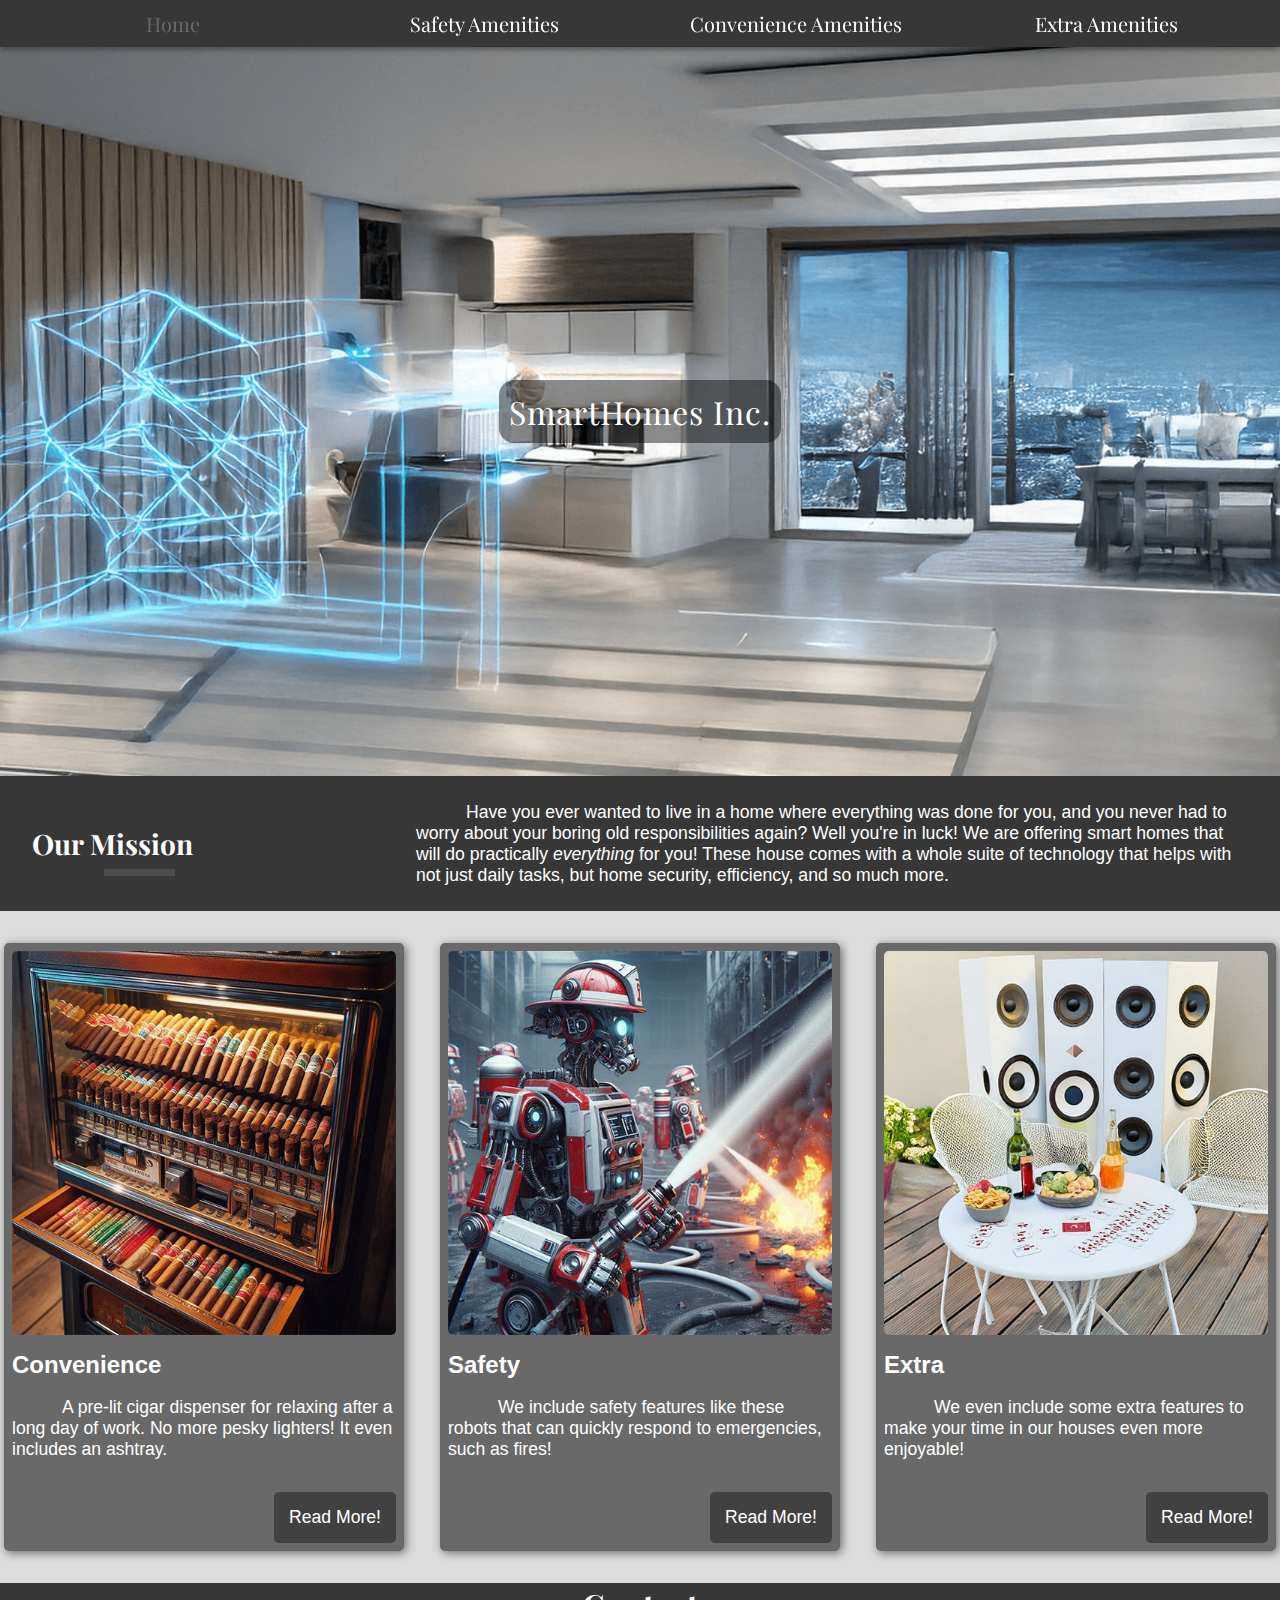
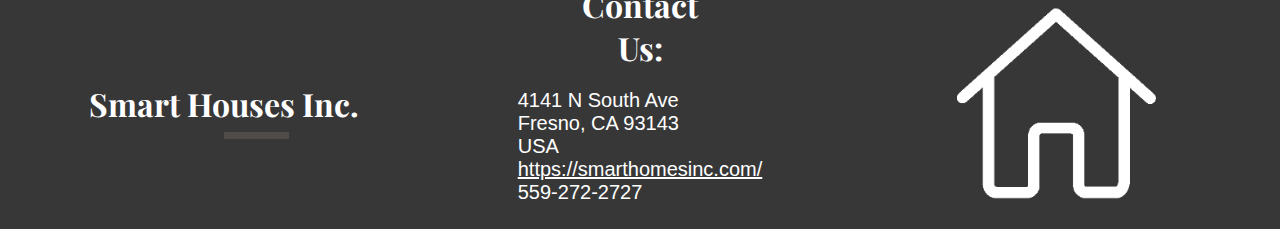
<file: index.html>
<!DOCTYPE html>
<html lang="en">
<head>
    <meta charset="UTF-8">
    <meta name="viewport" content="width=device-width, initial-scale=1.0">
    <title>Smart Homes Inc.</title>
    <link rel="icon" href="/images/house.svg">
    <link rel="preconnect" href="https://fonts.googleapis.com">
    <link rel="preconnect" href="https://fonts.gstatic.com" crossorigin>
    <link href="https://fonts.googleapis.com/css2?family=Playfair+Display:ital,wght@0,400..900;1,400..900&display=swap" rel="stylesheet">    
    <link rel="stylesheet" href="style.css">
</head>
<body id="home">
    <header>
        <nav class="nav-bar">
            <ul class="flex-parent">
                <li><a class="nav-link activated" href="index.html">Home</a></li>
                <li><a class="nav-link" href="safety.html">Safety Amenities</a></li>
                <li><a class="nav-link" href="convenience.html">Convenience Amenities</a></li>
                <li><a class="nav-link" href="extra.html">Extra Amenities</a></li>
            </ul>
        </nav>
    </header>
    <section id="page-title" class="flex-parent">
        <h1>SmartHomes Inc.</h1>
    </section>
    <main id="content">
        <div class="flex-parent bar">
            <section class="flex-parent card-align">
                <h4 class="border-bottom card-align-header">Our Mission</h4>
                <p>Have you ever wanted to live in a home where everything was done for you, and you never had to worry about your boring old responsibilities again? Well you're in luck! We are offering smart homes that will do practically <em>everything</em> for you! These house comes with a whole suite of technology that helps with not just daily tasks, but home security, efficiency, and so much more.</p>
            </section>
        </div>
        <div class="cards vertical">
            <article class="margin">
                <img src="/images/cigardispense.jpg" alt="Cigar Dispenser" class="card-img">
                <h2 class="card-title">Convenience</h2>
                <p>A pre-lit cigar dispenser for relaxing after a long day of work. No more pesky lighters! It even includes an ashtray.</p>
                <a href="/convenience.html" class="button">Read More!</a>
            </article>
            <article class="margin">
                <img src="/images/robotfirefighters.jpg" alt="Robotic Firefighters" class="card-img">
                <h2 class="card-title">Safety</h2>
                <p>We include safety features like these robots that can quickly respond to emergencies, such as fires!</p>
                <a href="/extra.html" class="button">Read More!</a>
            </article>
            <article>
                <img src="/images/playingcardtable.jpg" alt="Patio Table" class="card-img">
                <h2 class="card-title">Extra</h2>
                <p>We even include some extra features to make your time in our houses even more enjoyable!</p>
                <a href="/extra.html" class="button">Read More!</a>
            </article>
        </div>
    </main>
    <footer id="footer">
        <h4 id="footer-name" class="border-bottom-right">Smart Houses Inc.</h4>
        <div class="flex-parent contact">
            <section>
                <h4>Contact Us:</h4>
            </section>
            <div class="column">
                <address>            
                    <p id="contact-info">
                        4141 N South Ave <br>
                        Fresno, CA 93143 <br>
                        USA <br>
                        <a href="https://github.com/bear148/smart-home-content">https://smarthomesinc.com/</a> <br>
                        559-272-2727
                    </p>
                </address>
            </div>
        </div>
        <div class="flex-parent logo">
            <img id="logo-img" src="/images/house.svg" alt="Smart Homes Inc. Logo">
        </div>
    </footer>
    <!-- W3C Validation Embeds
        CSS
        <p>
            <a href="https://jigsaw.w3.org/css-validator/check/referer">
                <img style="border:0;width:88px;height:31px"
                    src="https://jigsaw.w3.org/css-validator/images/vcss"
                    alt="Valid CSS!" />
            </a>
        </p> 
    -->
</body>
</html>
</file>
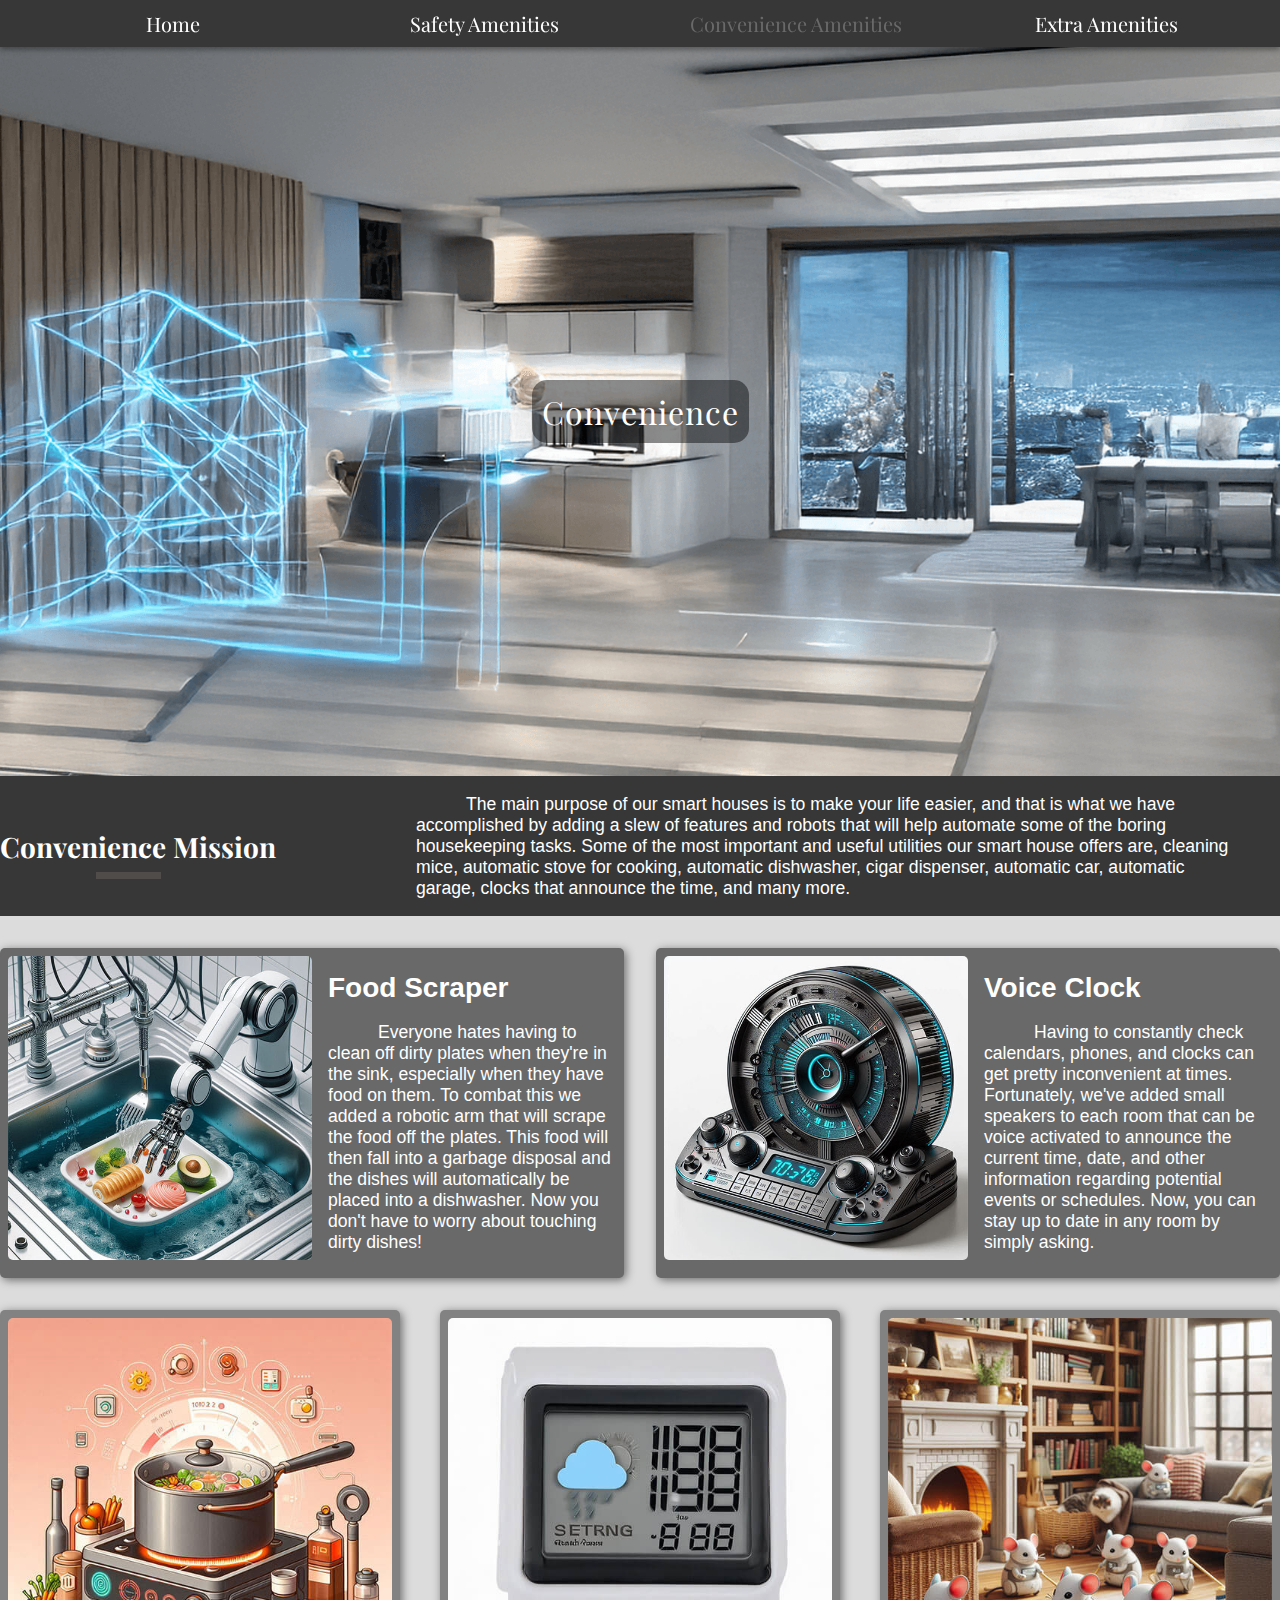
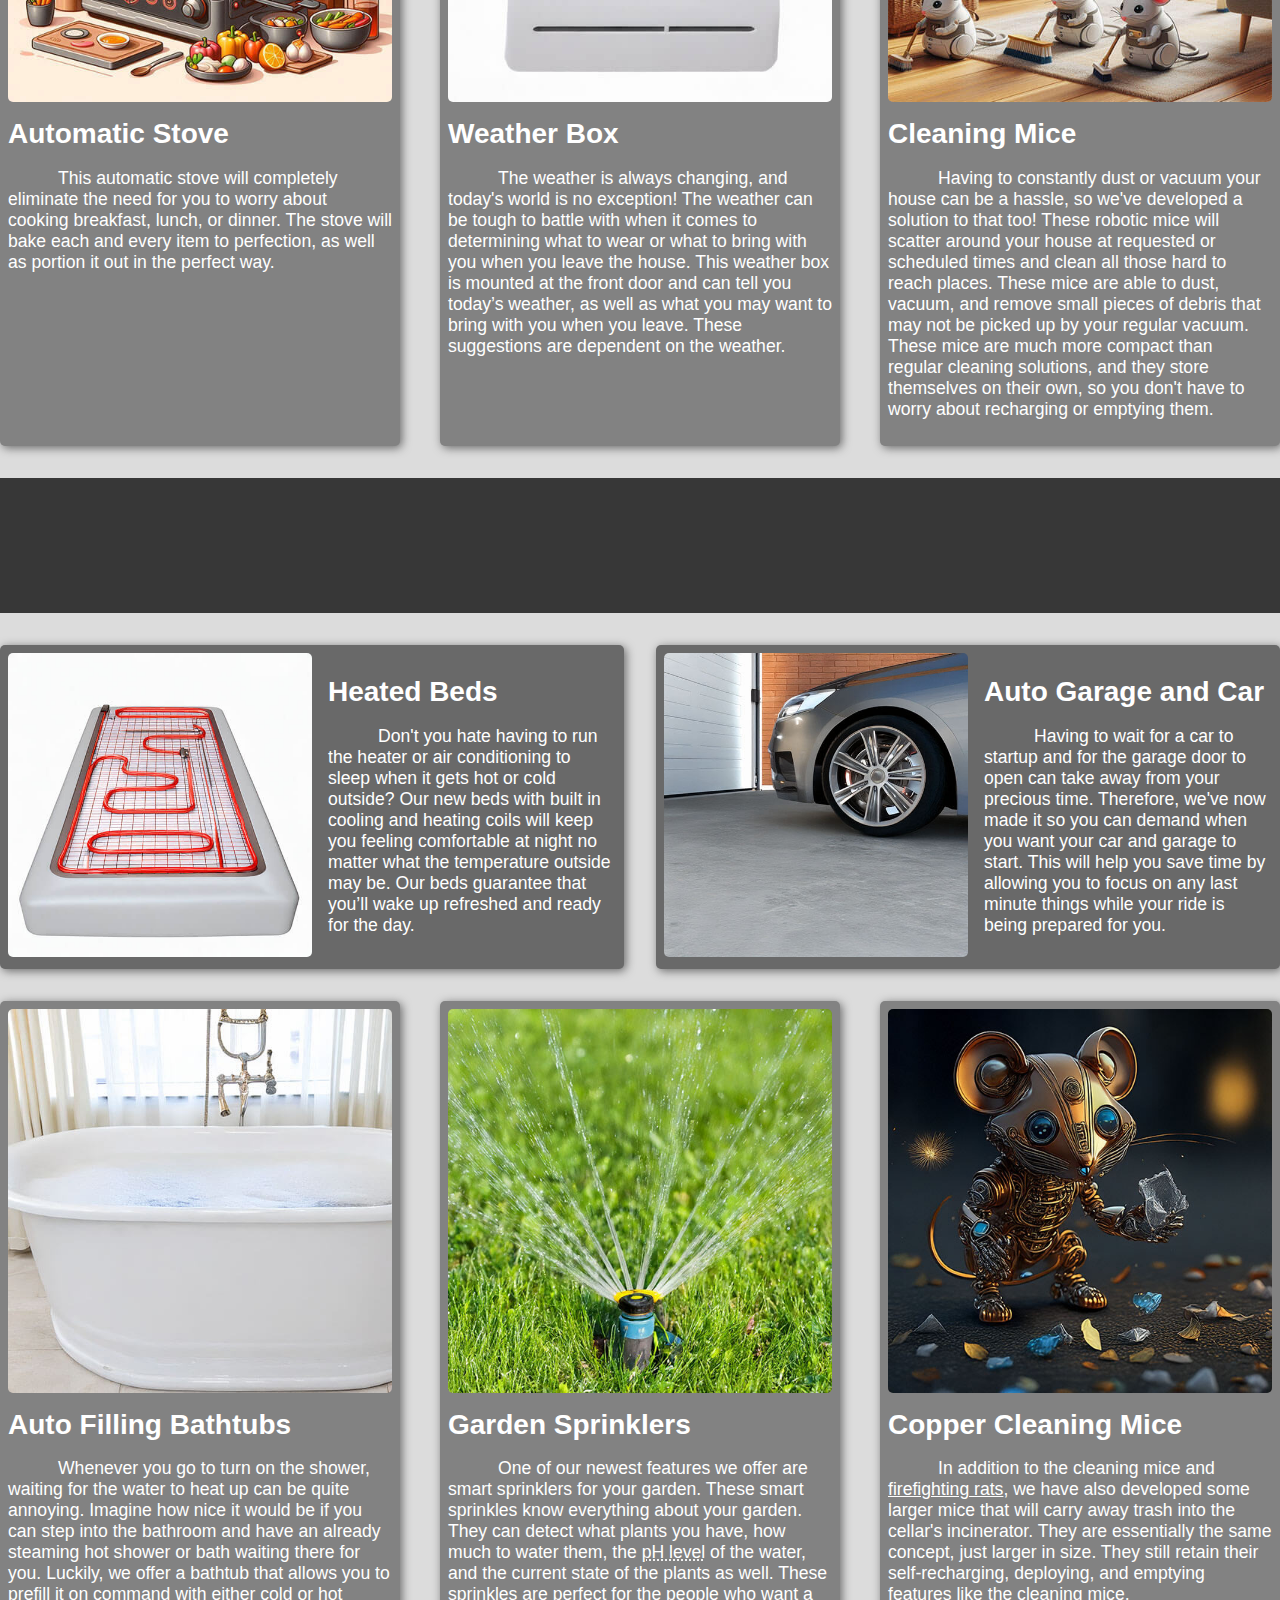
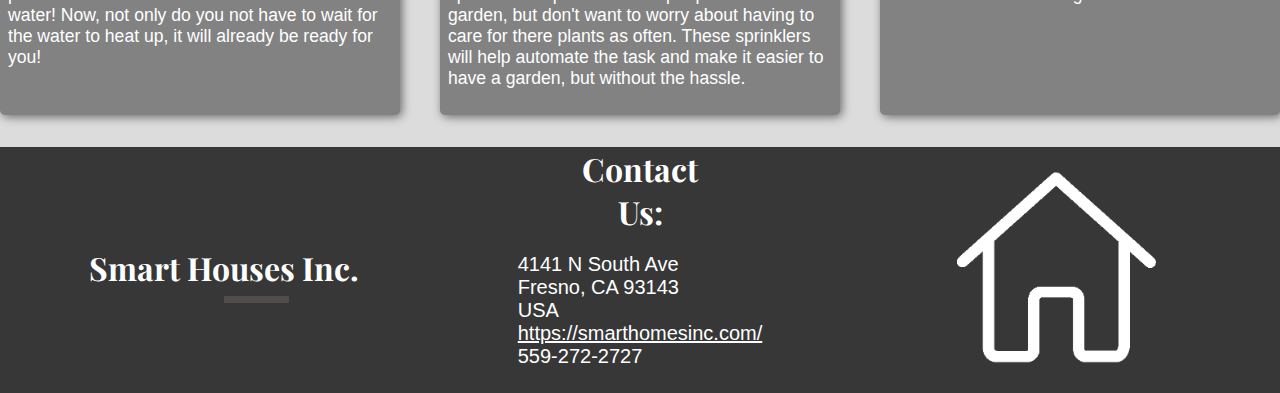
<file: convenience.html>
<!DOCTYPE html>
<html lang="en">
<head>
    <meta charset="UTF-8">
    <meta name="viewport" content="width=device-width, initial-scale=1.0">
    <link rel="icon" href="/images/house.svg">
    <title>Smart Homes Inc. : Convenience Amenities</title>
    <link rel="preconnect" href="https://fonts.googleapis.com">
    <link rel="preconnect" href="https://fonts.gstatic.com" crossorigin>
    <link href="https://fonts.googleapis.com/css2?family=Playfair+Display:ital,wght@0,400..900;1,400..900&display=swap" rel="stylesheet">   
    <link rel="stylesheet" href="style.css">
</head>
<body id="home">
    <header>
        <nav class="nav-bar">
            <ul class="flex-parent">
                <li><a class="nav-link" href="index.html">Home</a></li>
                <li><a class="nav-link" href="safety.html">Safety Amenities</a></li>
                <li><a class="nav-link activated" href="convenience.html">Convenience Amenities</a></li>
                <li><a class="nav-link" href="extra.html">Extra Amenities</a></li>
            </ul>
        </nav>
    </header>
    <section id="page-title" class="flex-parent">
        <h1>Convenience</h1>
    </section>
    <div class="flex-parent bar">
        <section class="flex-parent card-align">
            <h4 class="border-bottom padding-exclude">Convenience Mission</h4>
            <p>The main purpose of our smart houses is to make your life easier, and that is what we have accomplished by adding a slew of features and robots that will help automate some of the boring housekeeping tasks. Some of the most important and useful utilities our smart house offers are, cleaning mice, automatic stove for cooking, automatic dishwasher, cigar dispenser, automatic car, automatic garage, clocks that announce the time, and many more.</p>
        </section>
    </div>
    <main id="content">
        <div class="row">
            <div class="row-card top-row margin">
                <div>
                   <img src="/images/foodscraper.jpg" alt="Cleaning Arm" class="card-img">
                </div>
                <article class="row-card-descriptor center">
                        <h3 class="row-item-title font-large">Food Scraper</h3>
                    <p>
                        Everyone hates having to clean off dirty plates when they're in the sink, especially when they have food on them. To combat this we added a robotic arm that will scrape the food off the plates. This food will then fall into a garbage disposal and the dishes will automatically be placed into a dishwasher. Now you don't have to worry about touching dirty dishes!   
                    </p>
                </article>
            </div>
            <div class="row-card top-row">
                <div>
                    <img src="/images/voiceclock.jpg" alt="Voice Clocks, Schedules, and Reminders" class="card-img">
                </div>
                <article class="row-card-descriptor center">
                    <h3 class="row-item-title font-large">Voice Clock</h3>
                    <p>
                        Having to constantly check calendars, phones, and clocks can get pretty inconvenient at times. Fortunately, we've added small speakers to each room that can be voice activated to announce the current time, date, and other information regarding potential events or schedules. Now, you can stay up to date in any room by simply asking.
                    </p>
                </article>
            </div>
        </div>
        <div class="cards">
            <article class="color-break">
                <img src="/images/smartstove.jpg" alt="Automatic Stove" class="card-img">
                <h3 class="item-title font-large">Automatic Stove</h3>
                <p>
                    This automatic stove will completely eliminate the need for you to worry about cooking breakfast, lunch, or dinner. The stove will bake each and every item to perfection, as well as portion it out in the perfect way.
                </p>
            </article>
            <article class="color-break">
                <img src="/images/weatherbox.jpg" alt="Weather Box that speaks the weather verbally" class="card-img">
                <h3 class="item-title font-large">Weather Box</h3>
                <p>
                    The weather is always changing, and today's world is no exception! The weather can be tough to battle with when it comes to determining what to wear or what to bring with you when you leave the house. This weather box is mounted at the front door and can tell you today’s weather, as well as what you may want to bring with you when you leave. These suggestions are dependent on the weather. 
                </p>
            </article>
            <article class="color-break">
                <img src="/images/roboticmice.jpg" alt="Mice that clean your house" class="card-img">
                <h3 class="item-title font-large">Cleaning Mice</h3>
                <p>
                    Having to constantly dust or vacuum your house can be a hassle, so we've developed a solution to that too! These robotic mice will scatter around your house at requested or scheduled times and clean all those hard to reach places. These mice are able to dust, vacuum, and remove small pieces of debris that may not be picked up by your regular vacuum. These mice are much more compact than regular cleaning solutions, and they store themselves on their own, so you don't have to worry about recharging or emptying them.
                </p>
            </article>
        </div>
        <div class="flex-parent bar split">
        </div>
        <div class="row">
            <div class="row-card top-row margin">
                <div>
                    <img src="/images/heatingbed.jpg" alt="Beds with heating and cooling coils." class="card-img">
                </div>
                <article class="center">
                    <h3 class="row-item-title font-large">Heated Beds</h3>
                    <p>Don't you hate having to run the heater or air conditioning to sleep when it gets hot or cold outside? Our new beds with built in cooling and heating coils will keep you feeling comfortable at night no matter what the temperature outside may be. Our beds guarantee that you’ll wake up refreshed and ready for the day.</p>
                </article>
            </div>
            <div class="row-card top-row">
                <div>
                    <img src="/images/autocargarage.jpg" alt="Automatic Garage and Car." class="card-img">
                </div>
                <article class="center">
                    <h3 class="row-item-title font-large">Auto Garage and Car</h3>
                    <p>
                        Having to wait for a car to startup and for the garage door to open can take away from your precious time. Therefore, we've now made it so you can demand when you want your car and garage to start. This will help you save time by allowing you to focus on any last minute things while your ride is being prepared for you.
                    </p>
                </article>
            </div>
        </div>
        <div class="cards">
            <article class="color-break">
                <img src="/images/autobath.jpg" alt="Auto heating bathtubs." class="card-img">
                <h3 class="item-title font-large">Auto Filling Bathtubs</h3>
                <p>
                    Whenever you go to turn on the shower, waiting for the water to heat up can be quite annoying. Imagine how nice it would be if you can step into the bathroom and have an already steaming hot shower or bath waiting there for you. Luckily, we offer a bathtub that allows you to prefill it on command with either cold or hot water!  Now, not only do you not have to wait for the water to heat up, it will already be ready for you!
                </p>
            </article>
            <article class="color-break">
                <img src="/images/gardensprinkler.jpg" alt="Garden Sprinklers." class="card-img">
                <h3 class="item-title font-large">Garden Sprinklers</h3>
                <p>
                   One of our newest features we offer are smart sprinklers for your garden. These smart sprinkles know everything about your garden. They can detect what plants you have, how much to water them, the <abbr title="Acidity">pH level</abbr> of the water, and the current state of the plants as well. These sprinkles are perfect for the people who want a garden, but don't want to worry about having to care for there plants as often. These sprinklers will help automate the task and make it easier to have a garden, but without the hassle.
                </p>
            </article>
            <article class="color-break">
                <img src="/images/coppermouse.jpg" alt="Copper rats that take large pieces of trash to the incinerator." class="card-img">
                <h3 class="item-title font-large">Copper Cleaning Mice</h3>
                <p>
                    In addition to the cleaning mice and <a class="body-link" href="/safety.html#rats">firefighting rats</a>, we have also developed some larger mice that will carry away trash into the cellar's incinerator. They are essentially the same concept, just larger in size. They still retain their self-recharging, deploying, and emptying features like the cleaning mice. 
                </p>
            </article>
        </div>
    </main>
    <footer id="footer">
        <h4 id="footer-name" class="border-bottom-right">Smart Houses Inc.</h4>
        <div class="flex-parent contact">
            <section>
                <h4>Contact Us:</h4>
            </section>
            <div class="column">
                <address>            
                    <p id="contact-info">
                        4141 N South Ave <br>
                        Fresno, CA 93143 <br>
                        USA <br>
                        <a href="https://github.com/bear148/smart-home-content">https://smarthomesinc.com/</a> <br>
                        559-272-2727
                    </p>
                </address>
            </div>
        </div>
        <div class="flex-parent logo">
            <img id="logo-img" src="/images/house.svg" alt="Smart Homes Inc. Logo">
        </div>
    </footer>
</body>
</html>
</file>
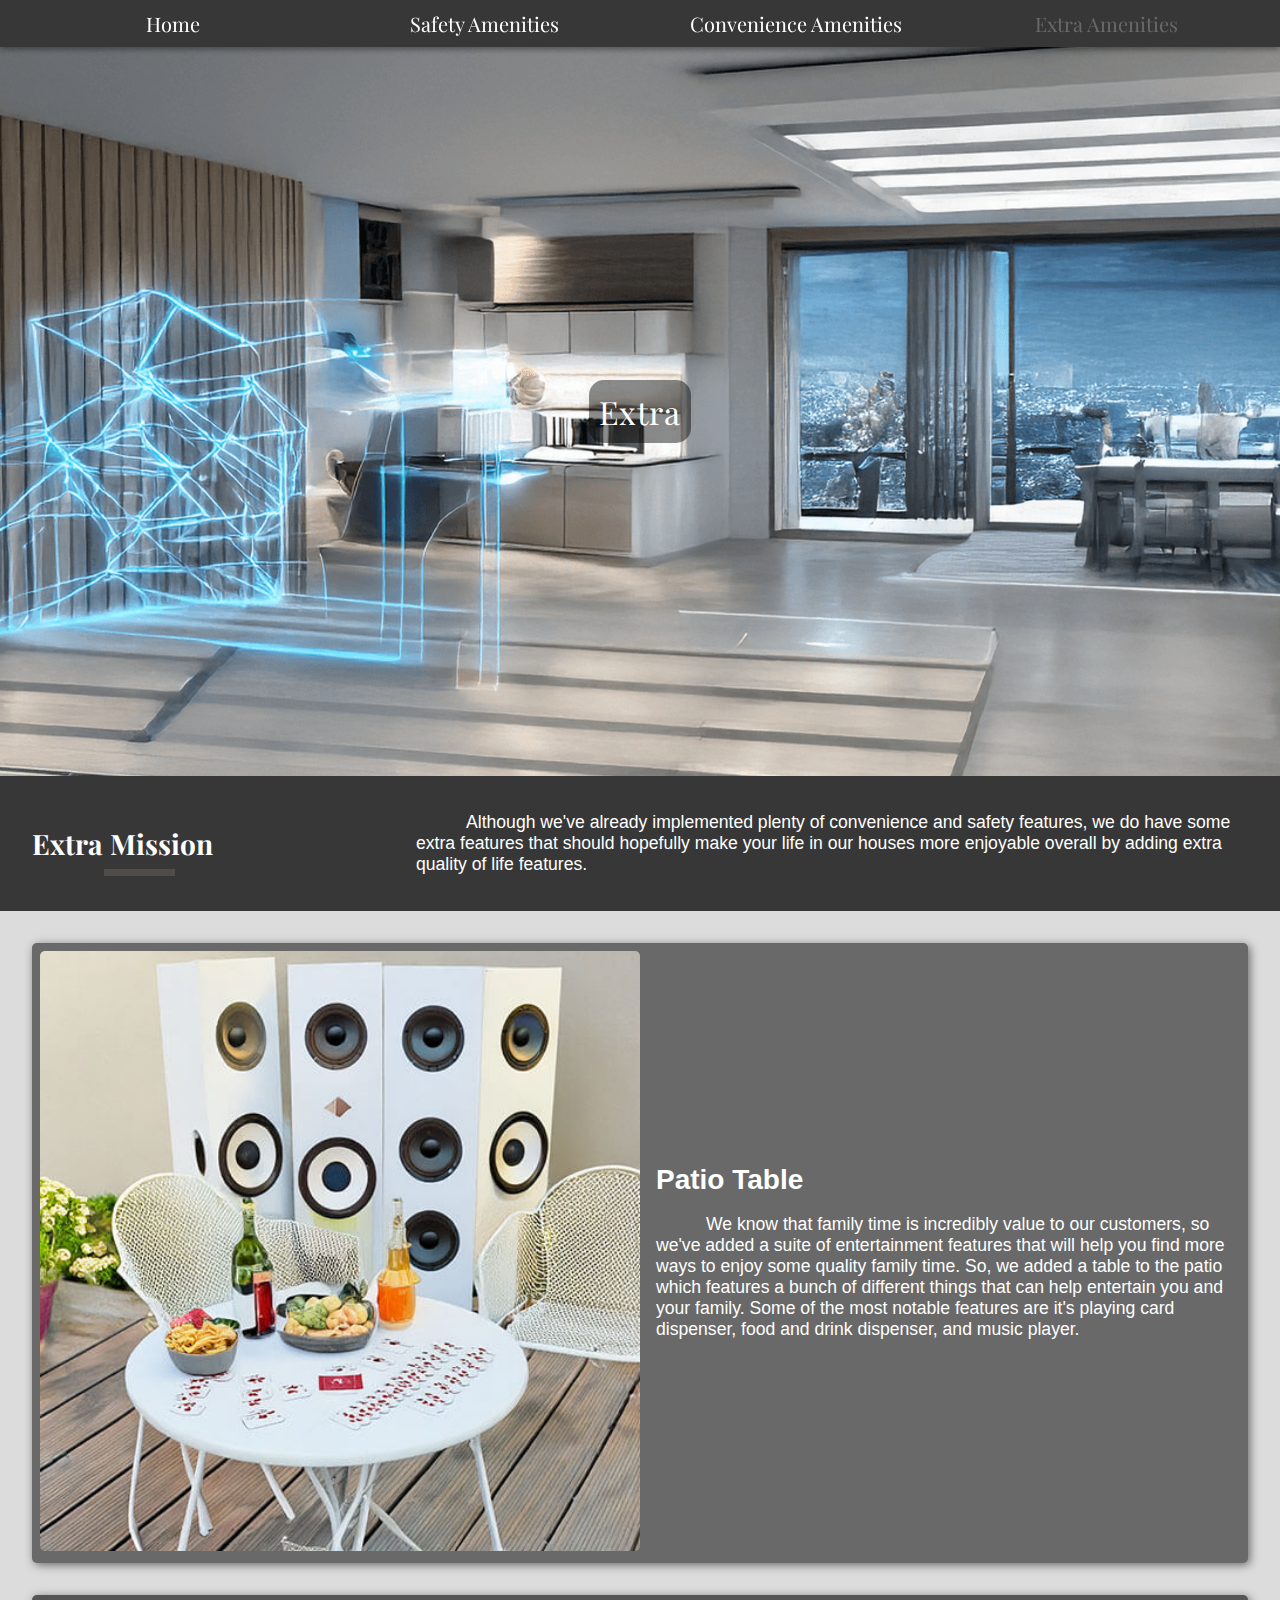
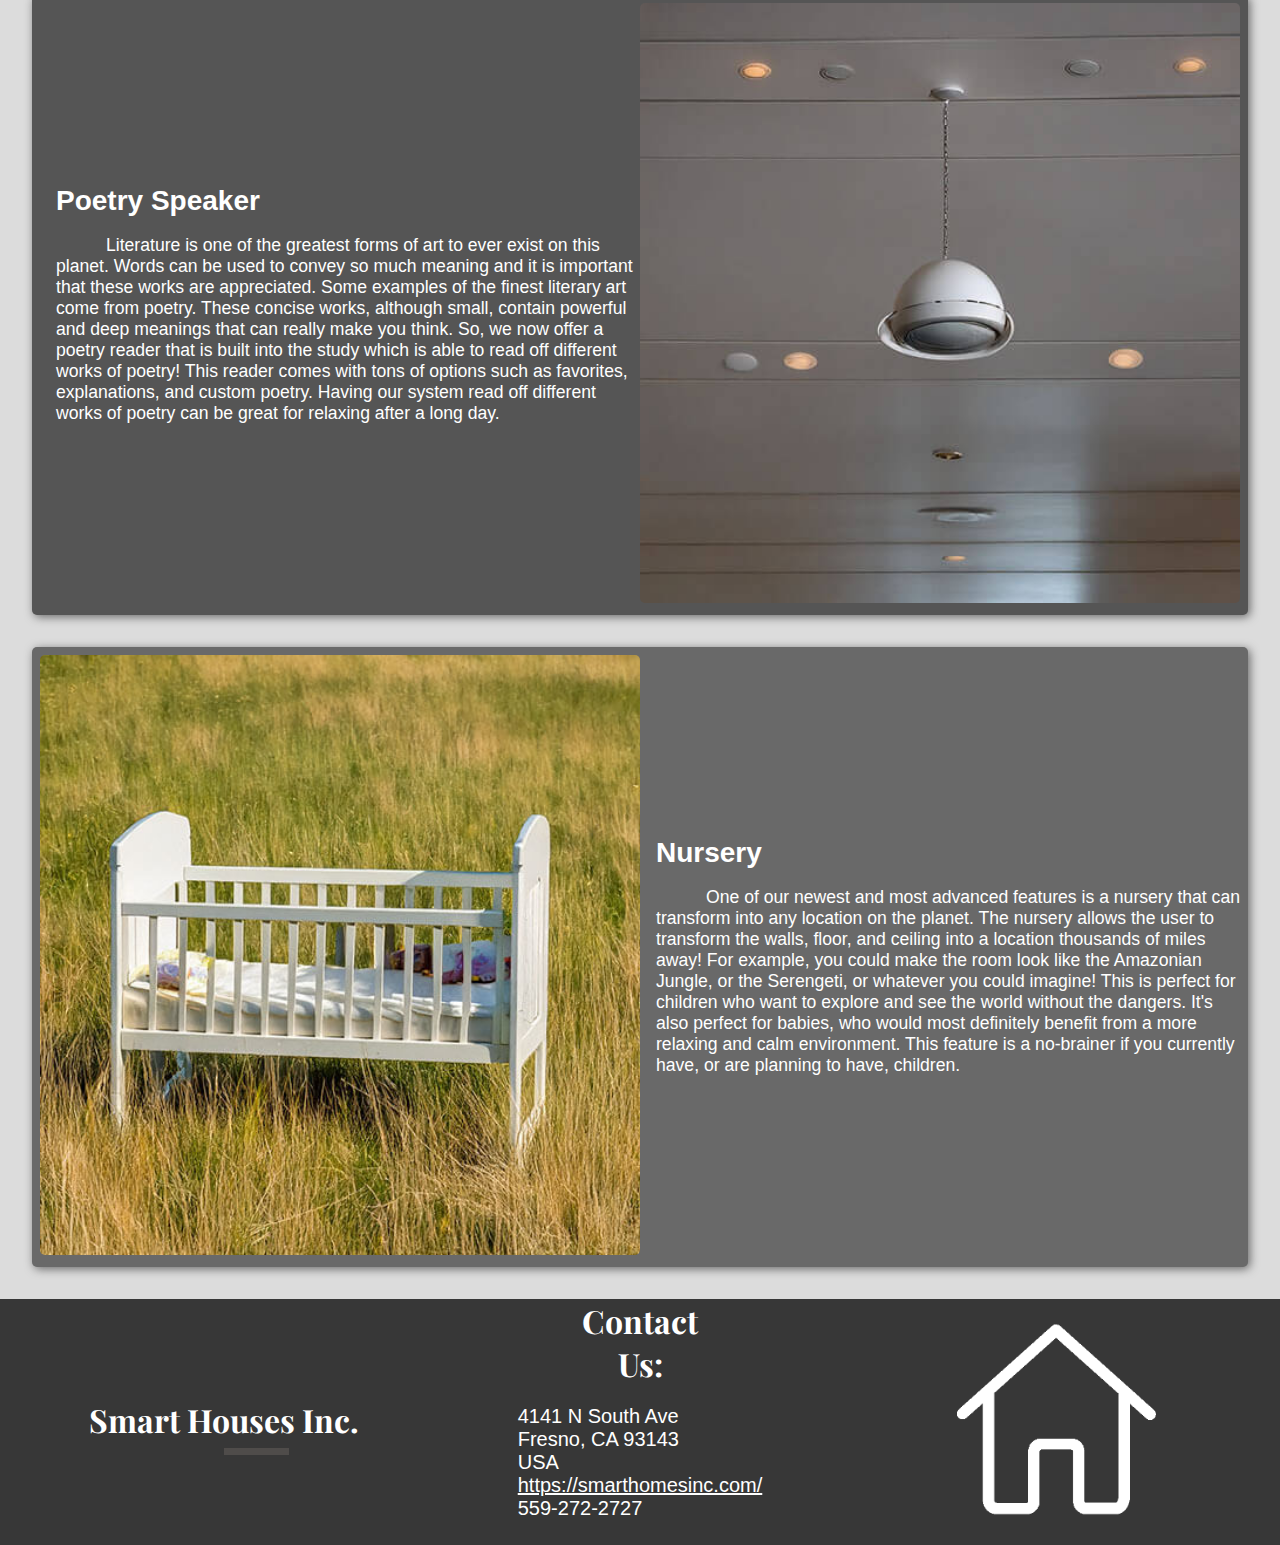
<file: extra.html>
<!DOCTYPE html>
<html lang="en">
<head>
    <meta charset="UTF-8">
    <meta name="viewport" content="width=device-width, initial-scale=1.0">
    <link rel="icon" href="/images/house.svg">
    <title>Smart Homes! : Extra Amenities</title>
    <link rel="preconnect" href="https://fonts.googleapis.com">
    <link rel="preconnect" href="https://fonts.gstatic.com" crossorigin>
    <link href="https://fonts.googleapis.com/css2?family=Playfair+Display:ital,wght@0,400..900;1,400..900&display=swap" rel="stylesheet">   
    <link rel="stylesheet" href="style.css">
</head>
<body id="home">
    <header>
        <nav class="nav-bar">
            <ul class="flex-parent">
                <li><a class="nav-link" href="index.html">Home</a></li>
                <li><a class="nav-link" href="safety.html">Safety Amenities</a></li>
                <li><a class="nav-link" href="convenience.html">Convenience Amenities</a></li>
                <li><a class="nav-link activated" href="extra.html">Extra Amenities</a></li>
            </ul>
        </nav>
    </header>
    <section id="page-title" class="flex-parent">
        <h1>Extra</h1>
    </section>
    <div class="flex-parent bar">
        <section class="flex-parent card-align extra-align">
            <h4 class="border-bottom card-align-header">Extra Mission</h4>
            <p class="p-align">Although we've already implemented plenty of convenience and safety features, we do have some extra features that should hopefully make your life in our houses more enjoyable overall by adding extra quality of life features.</p>
        </section>
    </div>
    <main id="content">
        <div class="row stacked larger">
            <div class="row-card extra stretch">
                <div>
                    <img src="/images/playingcardtable.jpg" alt="Table that dispenses playing cards, drinks, food, and plays music." class="card-img">
                </div>
                <article class="center">
                    <h3 class="row-item-title font-large">Patio Table</h3>
                    <p>
                        We know that family time is incredibly value to our customers, so we've added a suite of entertainment features that will help you find more ways to enjoy some quality family time. So, we added a table to the patio which features a bunch of different things that can help entertain you and your family. Some of the most notable features are it's playing card dispenser, food and drink dispenser, and music player.
                    </p>
                </article>
            </div>
            <div class="row-card rev color-break stretch">
                <div>
                    <img src="/images/poetry.jpg" alt="Speaker that reads poetry to you." class="card-img">
                </div>
                <article class="center">
                    <h3 class="row-item-title font-large">Poetry Speaker</h3>
                    <p>
                        Literature is one of the greatest forms of art to ever exist on this planet. Words can be used to convey so much meaning and it is important that these works are appreciated. Some examples of the finest literary art come from poetry. These concise works, although small, contain powerful and deep meanings that can really make you think. So, we now offer a poetry reader that is built into the study which is able to read off different works of poetry! This reader comes with tons of options such as favorites, explanations, and custom poetry. Having our system read off different works of poetry can be great for relaxing after a long day. 
                    </p>
                </article>
            </div>
            <div class="row-card end stretch">
                <div>
                    <img src="/images/nursery.jpg" alt="Nursery with media walls." class="card-img">
                </div>
                <article class="center">
                    <h3 class="row-item-title font-large">Nursery</h3>
                    <p>
                        One of our newest and most advanced features is a nursery that can transform into any location on the planet. The nursery allows the user to transform the walls, floor, and ceiling into a location thousands of miles away! For example, you could make the room look like the Amazonian Jungle, or the Serengeti, or whatever you could imagine! This is perfect for children who want to explore and see the world without the dangers. It's also perfect for babies, who would most definitely benefit from a more relaxing and calm environment. This feature is a no-brainer if you currently have, or are planning to have, children.
                    </p>
                </article>
            </div>
        </div>
    </main>
    <footer id="footer">
        <h4 id="footer-name" class="border-bottom-right">Smart Houses Inc.</h4>
        <div class="flex-parent contact">
            <section>
                <h4>Contact Us:</h4>
            </section>
            <div class="column">
                <address>            
                    <p id="contact-info">
                        4141 N South Ave <br>
                        Fresno, CA 93143 <br>
                        USA <br>
                        <a href="https://github.com/bear148/smart-home-content">https://smarthomesinc.com/</a> <br>
                        559-272-2727
                    </p>
                </address>
            </div>
        </div>
        <div class="flex-parent logo">
            <img id="logo-img" src="/images/house.svg" alt="Smart Homes Inc. Logo">
        </div>
    </footer>
</body>
</html>
</file>
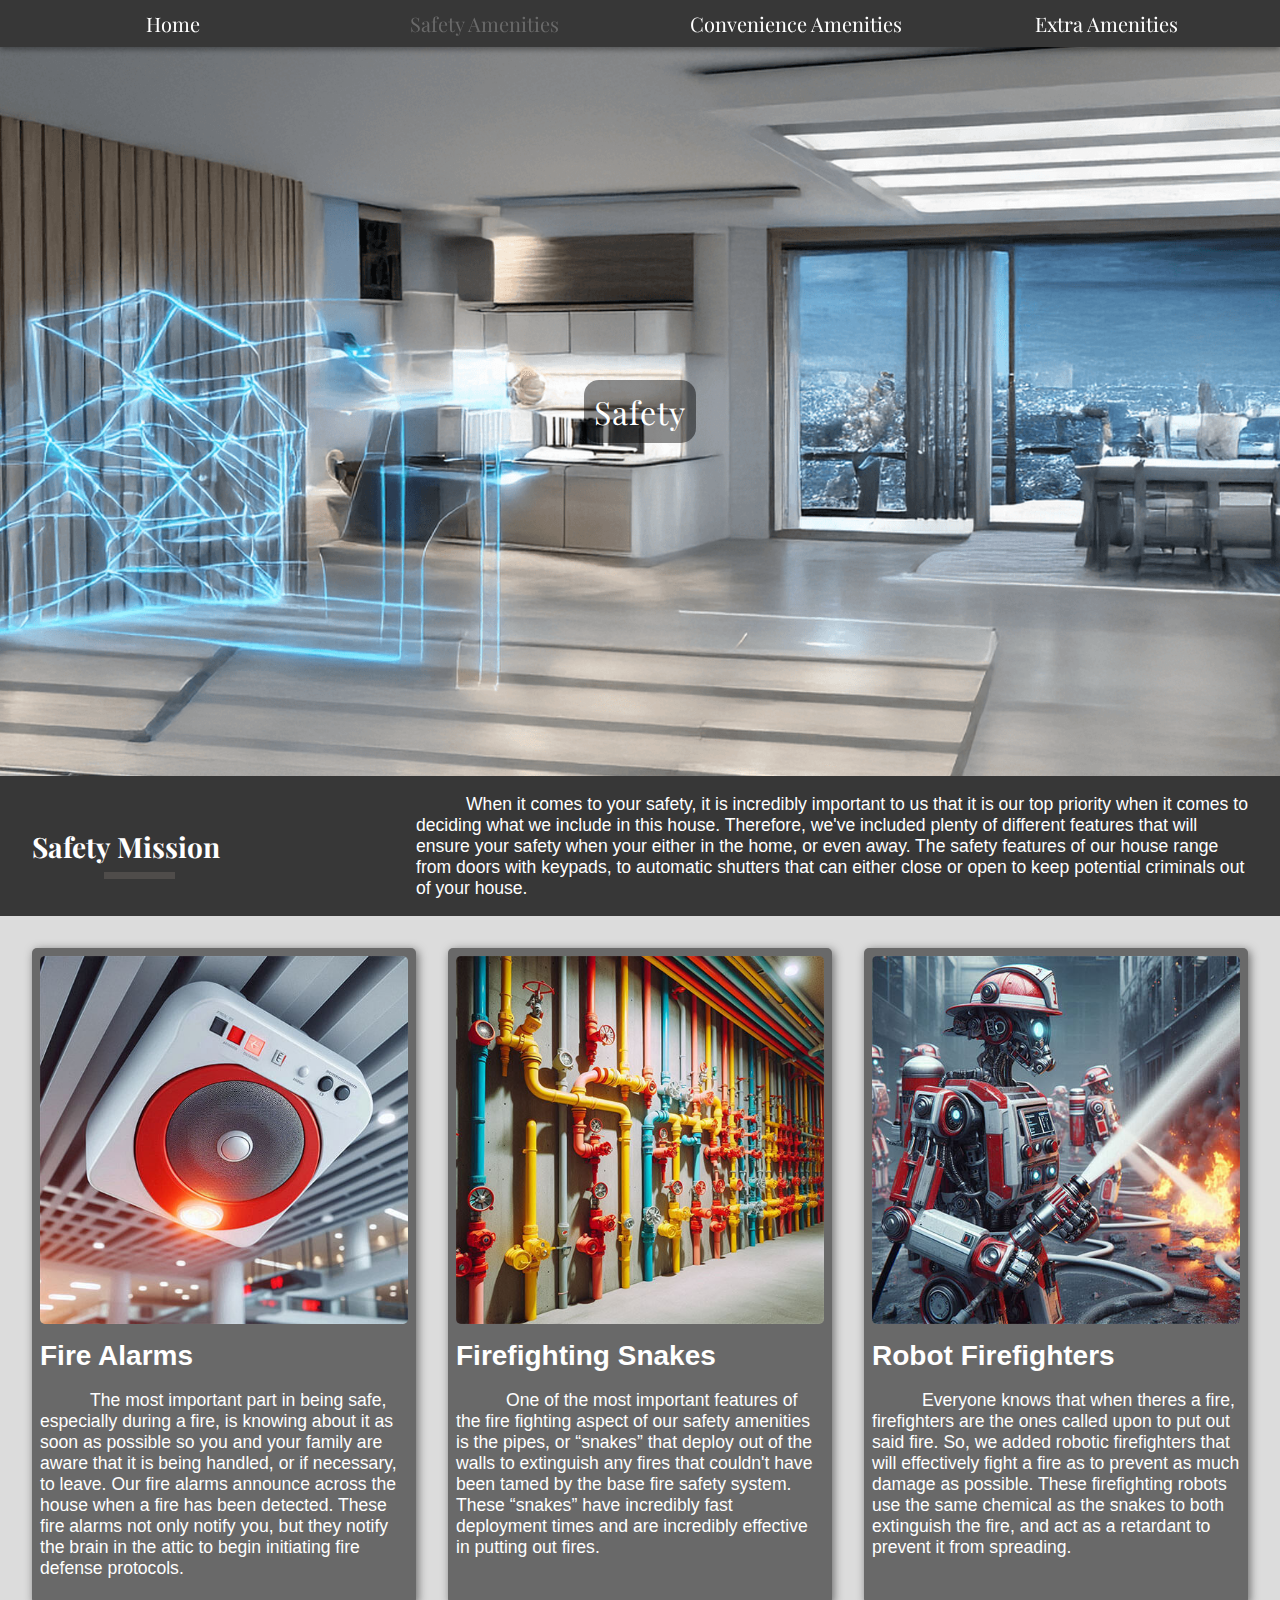
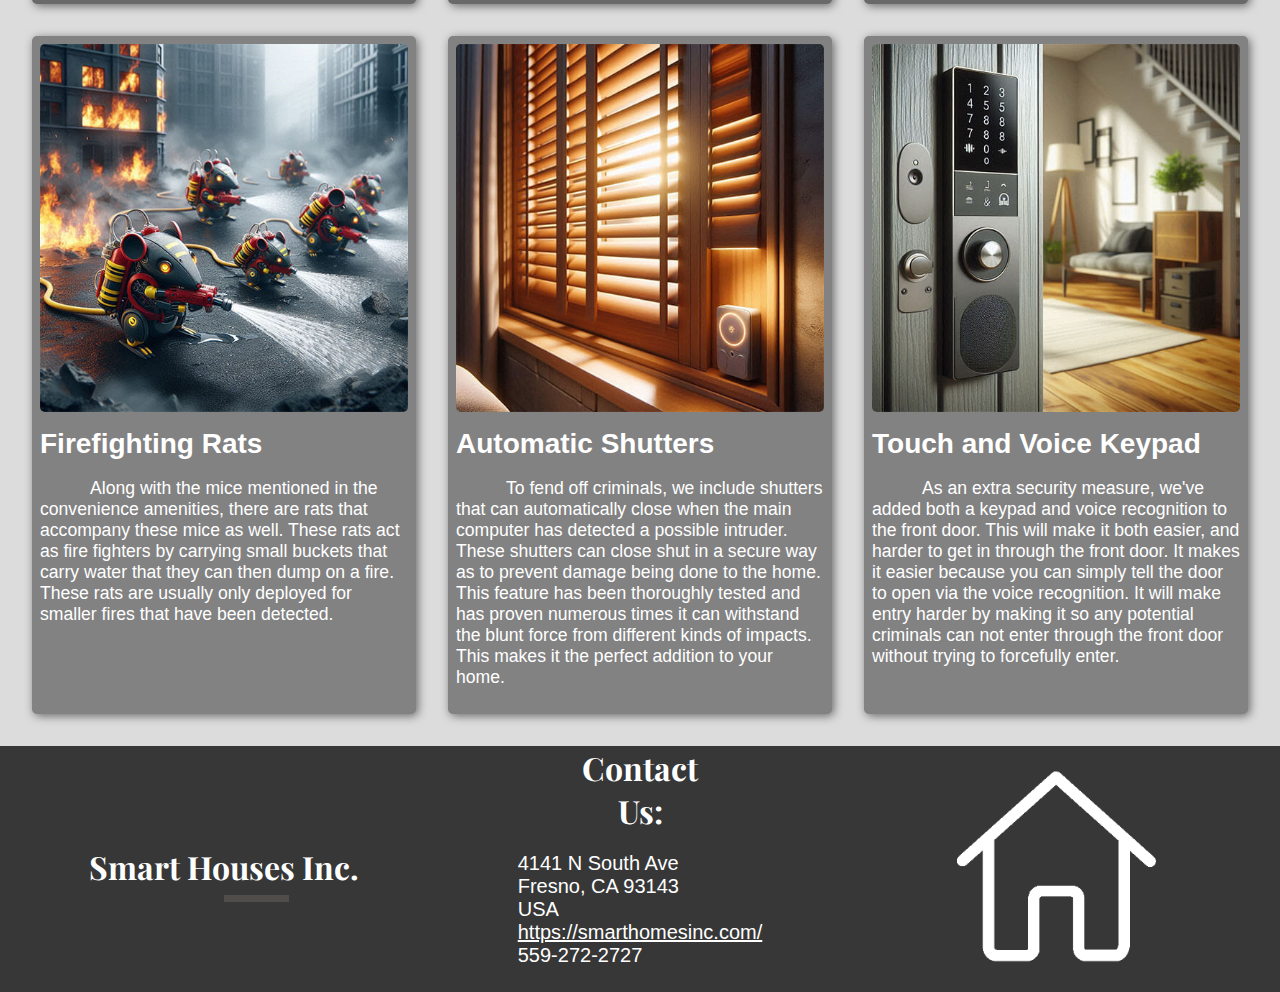
<file: safety.html>
<!DOCTYPE html>
<html lang="en">
<head>
    <meta charset="UTF-8">
    <meta name="viewport" content="width=device-width, initial-scale=1.0">
    <link rel="icon" href="/images/house.svg">
    <title>Smart Homes Inc. : Safety Amenities</title>
    <link rel="preconnect" href="https://fonts.googleapis.com">
    <link rel="preconnect" href="https://fonts.gstatic.com" crossorigin>
    <link href="https://fonts.googleapis.com/css2?family=Playfair+Display:ital,wght@0,400..900;1,400..900&display=swap" rel="stylesheet">   
    <link rel="stylesheet" href="style.css">
</head>
<body id="home">
    <header>
        <nav class="nav-bar">
            <ul class="flex-parent">
                <li><a class="nav-link" href="index.html">Home</a></li>
                <li><a class="nav-link activated" href="safety.html">Safety Amenities</a></li>
                <li><a class="nav-link" href="convenience.html">Convenience Amenities</a></li>
                <li><a class="nav-link" href="extra.html">Extra Amenities</a></li>
            </ul>
        </nav>
    </header>
    <section id="page-title" class="flex-parent">
        <h1>Safety</h1>
    </section>
    <div class="flex-parent bar">
        <section class="flex-parent card-align">
            <h4 class="border-bottom card-align-header">Safety Mission</h4>
            <p>When it comes to your safety, it is incredibly important to us that it is our top priority when it comes to deciding what we include in this house. Therefore, we've included plenty of different features that will ensure your safety when your either in the home, or even away. The safety features of our house range from doors with keypads, to automatic shutters that can either close or open to keep potential criminals out of your house.</p>
        </section>    
    </div>
    <main id="content">
        <div>
            <div class="cards six-grid">
                <article class="std-margin-bottom no-right-margin">
                    <img src="/images/firealarm.jpg" alt="Fire alarms with voices" class="card-img">
                    <h3 class="card-title font-large">Fire Alarms</h3>
                    <p>
                        The most important part in being safe, especially during a fire, is knowing about it as soon as possible so you and your family are aware that it is being handled, or if necessary, to leave. Our fire alarms announce across the house when a fire has been detected. These fire alarms not only notify you, but they notify the brain in the attic to begin initiating fire defense protocols.
                    </p>
                </article>
                <article class="std-margin-bottom">
                    <img src="/images/wallpipes.jpg" alt="Pipes that automatically dispense fire retardant" class="card-img">
                    <h3 class="card-title font-large">Firefighting Snakes</h3>
                    <p>
                        One of the most important features of the fire fighting aspect of our safety amenities is the pipes, or <q>snakes</q> that deploy out of the walls to extinguish any fires that couldn't have been tamed by the base fire safety system. These <q>snakes</q> have incredibly fast deployment times and are incredibly effective in putting out fires.
                    </p>
                </article>
                <article class="std-margin-bottom no-left-margin">
                    <img src="/images/robotfirefighters.jpg" alt="Robot Firefighters" class="card-img">
                    <h3 class="card-title font-large">Robot Firefighters</h3>
                    <p>
                        Everyone knows that when theres a fire, firefighters are the ones called upon to put out said fire. So, we added robotic firefighters that will effectively fight a fire as to prevent as much damage as possible. These firefighting robots use the same chemical as the snakes to both extinguish the fire, and act as a retardant to prevent it from spreading.
                    </p>
                </article> 
                <article id="rats" class="color-break bottom-row-grid no-right-margin  no-top-margin">
                    <img src="/images/roboticrats.jpg" alt="Firefighting Rats" class="card-img">
                    <h3 class="card-title font-large">Firefighting Rats</h3>
                    <p>
                        Along with the mice mentioned in the convenience amenities, there are rats that accompany these mice as well. These rats act as fire fighters by carrying small buckets that carry water that they can then dump on a fire. These rats are usually only deployed for smaller fires that have been detected. 
                    </p>
                </article>
                <article class="color-break bottom-row-grid no-top-margin">
                    <img src="/images/autoshutters.jpg" alt="Automatic Shutters" class="card-img">
                    <h3 class="card-title font-large">Automatic Shutters</h3>
                    <p>
                        To fend off criminals, we include shutters that can automatically close when the main computer has detected a possible intruder. These shutters can close shut in a secure way as to prevent damage being done to the home. This feature has been thoroughly tested and has proven numerous times it can withstand the blunt force from different kinds of impacts. This makes it the perfect addition to your home.
                    </p>
                </article>
                <article class="color-break bottom-row-grid no-left-margin no-top-margin">
                    <img src="/images/keypadvoice.jpg" alt="Password Keypad and Voice" class="card-img">
                    <h3 class="card-title font-large">Touch and Voice Keypad</h3>
                    <p>
                        As an extra security measure, we've added both a keypad and voice recognition to the front door. This will make it both easier, and harder to get in through the front door. It makes it easier because you can simply tell the door to open via the voice recognition. It will make entry harder by making it so any potential criminals can not enter through the front door without trying to forcefully enter.
                    </p>
                </article>
            </div>    
        </div>
    </main>
    <footer id="footer">
        <h4 id="footer-name" class="border-bottom-right">Smart Houses Inc.</h4>
        <div class="flex-parent contact">
            <section>
                <h4>Contact Us:</h4>
            </section>
            <div class="column">
                <address>            
                    <p id="contact-info">
                        4141 N South Ave <br>
                        Fresno, CA 93143 <br>
                        USA <br>
                        <a href="https://github.com/bear148/smart-home-content">https://smarthomesinc.com/</a> <br>
                        559-272-2727
                    </p>
                </address>
            </div>
        </div>
        <div class="flex-parent logo">
            <img id="logo-img" src="/images/house.svg" alt="Smart Homes Inc. Logo">
        </div>
    </footer>
</body>
</html>
</file>
<file: style.css>
* {
    font-family: 'Playfair Display'; /* Default font face */
    box-sizing: content-box;
}

:root {
    --dark-gray: rgba(55, 55, 55, 1);
    --medium-gray:rgba(85, 85, 85, 1);
    --gray:rgba(105, 105, 105, 1);
    --leastlight-gray:rgb(130, 130, 130);
    --light-gray: rgb(160, 160, 160);
    --background: rgb(220, 220, 220);
    --button: rgb(65, 65, 65);
}

p, figcaption, em, strong, q, a, address, abbr {
    font-family: 'Trebuchet MS', 'Lucida Sans Unicode', 'Lucida Grande', 'Lucida Sans', Arial, sans-serif;
    font-size: 1.1rem;
}

.body-link {
    color: white;
    text-decoration: underline;
}

.body-link:hover {
    color: var(--dark-gray);
}

address {
    font-style: normal;
    font-weight: lighter;
}

#home {
    margin: 0;
    background-color: var(--background);
}

#home #page-title {
    background-image: url("/images/housephoto.png");
}

header {
    box-shadow: 0 3px 5px rgba(0, 0, 0, 0.33);
    position: sticky;
    top: 0;
    background-color: var(--dark-gray);
    z-index: 1000; /* Make sure header is on top */
}

.flex-parent {
    display: flex;
    flex-flow: row wrap;
    align-content: space-evenly;
    justify-content: space-evenly;
    align-items: center;
    margin: 0;
    padding: 0;
}

ul {
    padding: 0;
    list-style: none;
    text-align: center;
}

ul li {
    padding: 10px;
    width: 20%;
}

article p {
    font-size: 1.1rem;
}

.nav-link {
    text-decoration: none;
    color: white;
    font-family: 'Playfair Display';
    transition-duration: 300ms;
    transition-property: color;
    transition-timing-function: ease;
    font-size: 1.25rem;
}

.nav-link:hover {
    color: var(--gray);
}

.nav-link.activated {
    color: var(--gray);
}

.nav-link.activated:hover {
    color: var(--light-gray);
}

#page-title {
    display: flex;
    height: 81vh;
    background-attachment: fixed;
    background-position: center;
    background-size: cover;
    justify-content: space-evenly;
    align-items: center;
}

#page-title h1 {
    background-color: rgba(0, 0, 0, 0.45);
    font-size: 2rem;
    padding: 10px;
    border-radius: 15px;
    color: white;
    letter-spacing: 1px;
    font-weight: 100;
}

#showcase {
    width: 100%;
}

#content {
    background-color: var(--background);
    height: 100%;
}

.bar {
    display: flex;
    flex-flow: row wrap;
    background-color: var(--dark-gray);
    color: white;
    justify-content: space-evenly;
    align-content: space-evenly;
    align-items: center;
    min-height: 15vh;
}

.bar h4 {
    font-size: 1.75rem;
    width: 30%;
    text-align: left;
}

.bar p {
    text-indent: 50px;
    width: 65%;
}

.border-bottom {
    position: relative;
    left: 0;
}

.border-bottom::after {
    content: "";
    position: absolute;
    bottom: -14px;
    width: 17%;
    height: 7px;
    background: rgba(204, 186, 174, 0.17);
    left: 25%;
}

.border-bottom-right {
    position: relative;
    left: 0;
}

.border-bottom-right::after {
    content: "";
    position: absolute;
    bottom: -14px;
    width: 17%;
    height: 7px;
    background: rgba(204, 186, 174, 0.17);
    left: 50%;
}

#footer {
    display: flex;
    flex-flow: row;
    justify-content: space-evenly;
    align-content: center;
    align-items: center;
    color: white;
    min-height: 25vh;
    margin-top: 2rem;
    padding-bottom: 5px;
    background-color: var(--dark-gray);
    font-size: x-large;
}

#footer a {
    color: white;
}

#footer h4 {
    margin: 0;
    font-size: xx-large;
    font-style: normal;
    text-align: center;
}

#footer .contact, #footer section, #footer .logo, #footer-name {
    width: 30%;
}

#logo-img {
    max-width: 199px;
}

.contact {
    flex-flow: column wrap;
    justify-content: center;
    align-items: center;
    align-content: center;
}

#contact-info {
    font-size: 1.25rem;
}

.cards {
    max-width: 1280px;
    margin: 0 auto;
    display: flex;
    flex-direction: row;
    justify-content: space-between;
    align-content: space-evenly;
    margin-top: 2rem;
}

.cards article {
    display: flex;
    flex-flow: column wrap;
    background-color: var(--gray);
    width: 30%;
    padding: 0.5rem;
    border-radius: 5px;
    box-shadow: var(--gray) 2px 2px 10px;
}

.cards article.color-break {
    background-color: var(--leastlight-gray);
}

.card-title, .item-title, .row-item-title {
    font-family: 'Trebuchet MS', 'Lucida Sans Unicode', 'Lucida Grande', 'Lucida Sans', Arial, sans-serif;
    color: white;
    margin: 0;
    padding-top: 1rem;
    font-weight: bold;
}

.row-item-title {
    padding-left: 1rem;
}

.six-grid {
    max-width: 1280px;
    margin: 0 auto;
    flex-flow: row wrap;
    justify-content: space-around;
}

.six-grid > article {
    flex-grow: 1;
    flex-shrink: 0;
    flex-basis: 25%;
    margin-top: 2rem;
    margin-right: 2rem;
    margin-left: 2rem;
}

.split {
    margin-top: 2rem;
}

.cards > article > p {
    text-indent: 50px;
    color: white;
}

.card-img {
    border-radius: 5px;
    width: 100%;
}

.button {
    align-self: flex-end;
    background-color: var(--button);
    padding: 15px;
    margin-top: 15px;
    border-radius: 5px;
    text-decoration: none;
    color: white;
    transition-duration: 300ms;
    transition-property: color, background-color;
    transition-timing-function: ease;
}

.button:hover {
    color:var(--button);
    background-color: white;
}

.row {
    max-width: 1280px;
    margin: 0 auto;
    display: flex;
    flex-direction: row;
    justify-content: space-evenly;
    align-content: space-evenly;
    align-items: center;
}

.stacked {
    margin-top: 2rem;
    flex-direction: column;
}

.row-card.larger {
    height: 50%;
    width: 100%;
}

.row article, .row div {
    width: 50%;
}

.row div img.card-img {
    width: 100%
}

.row article p {
    text-indent: 50px;
    padding-left: 1rem;
    color: white;
}
/* 300 Lines yay */
.row-card {
    display: flex;
    flex-flow: row wrap;
    background-color: var(--gray);
    padding: 0.5rem;
    border-radius: 5px;
    width: 60%;
    box-shadow: var(--gray) 2px 2px 10px;
    justify-content: space-evenly;
    align-content: space-evenly;
    margin-left: 2rem;
    margin-bottom: 2rem;
}

.rev {
    flex-flow: row-reverse wrap;
}

.row-card.color-break  {
    background-color: var(--medium-gray);
}

/* 
These classes are to make the formatting of different grids easier.
*/
.center {
    align-self: center;
}

.column {
    flex-flow: column wrap;
}

.logo {
    flex-shrink: 1;
}

.end {
    margin-bottom: 0;
}

.top-row {
    margin-top: 2rem;
    margin-left: 0;
    margin-bottom: 0;
}

.bottom-row-grid {
    margin-bottom: 0;
}

.margin {
    margin-right: 2rem;
}

.std-margin-bottom {
    margin-bottom: 2rem;
}

.card-align {
    max-width: 1280px;
    justify-content: space-between;
}

.card-align-header {
    padding-left: 2rem;
}

.p-align {
    padding-right: 2rem;
}

.card-align p {
    padding-right: 2rem;
}

.padding-exclude {
    padding: 0;
    margin: 0;
}

.cards.vertical {
    justify-content: space-evenly;
}

#contact-info a {
    font-size: 1.25rem;
}

.row-card.stretch {
    width: auto;
    margin-right: 2rem;
    margin-left: 2rem;
}

.font-large {
    font-size: 1.75rem;
}

article.no-left-margin {
    margin-left: 0;
}

article.no-right-margin {
    margin-right: 0;
}

article.no-top-margin {
    margin-top: 0;
}
</file>
